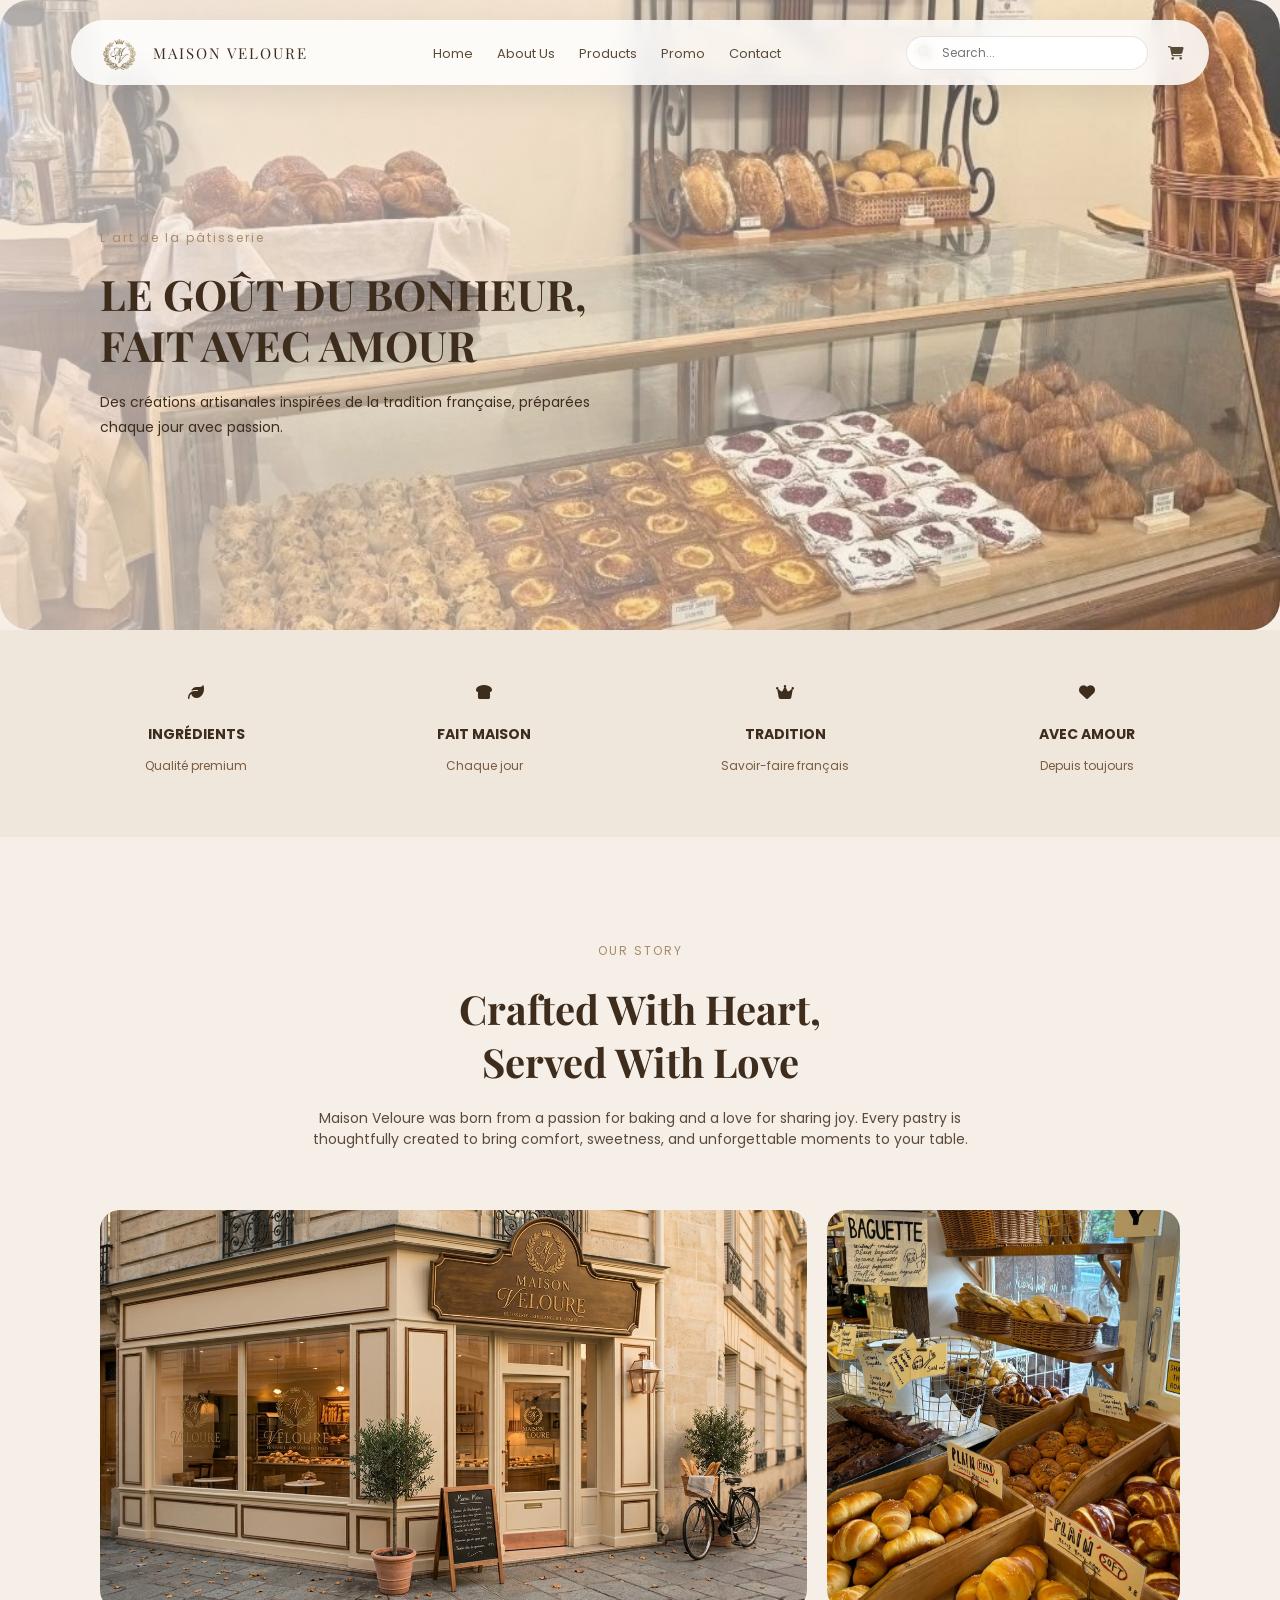
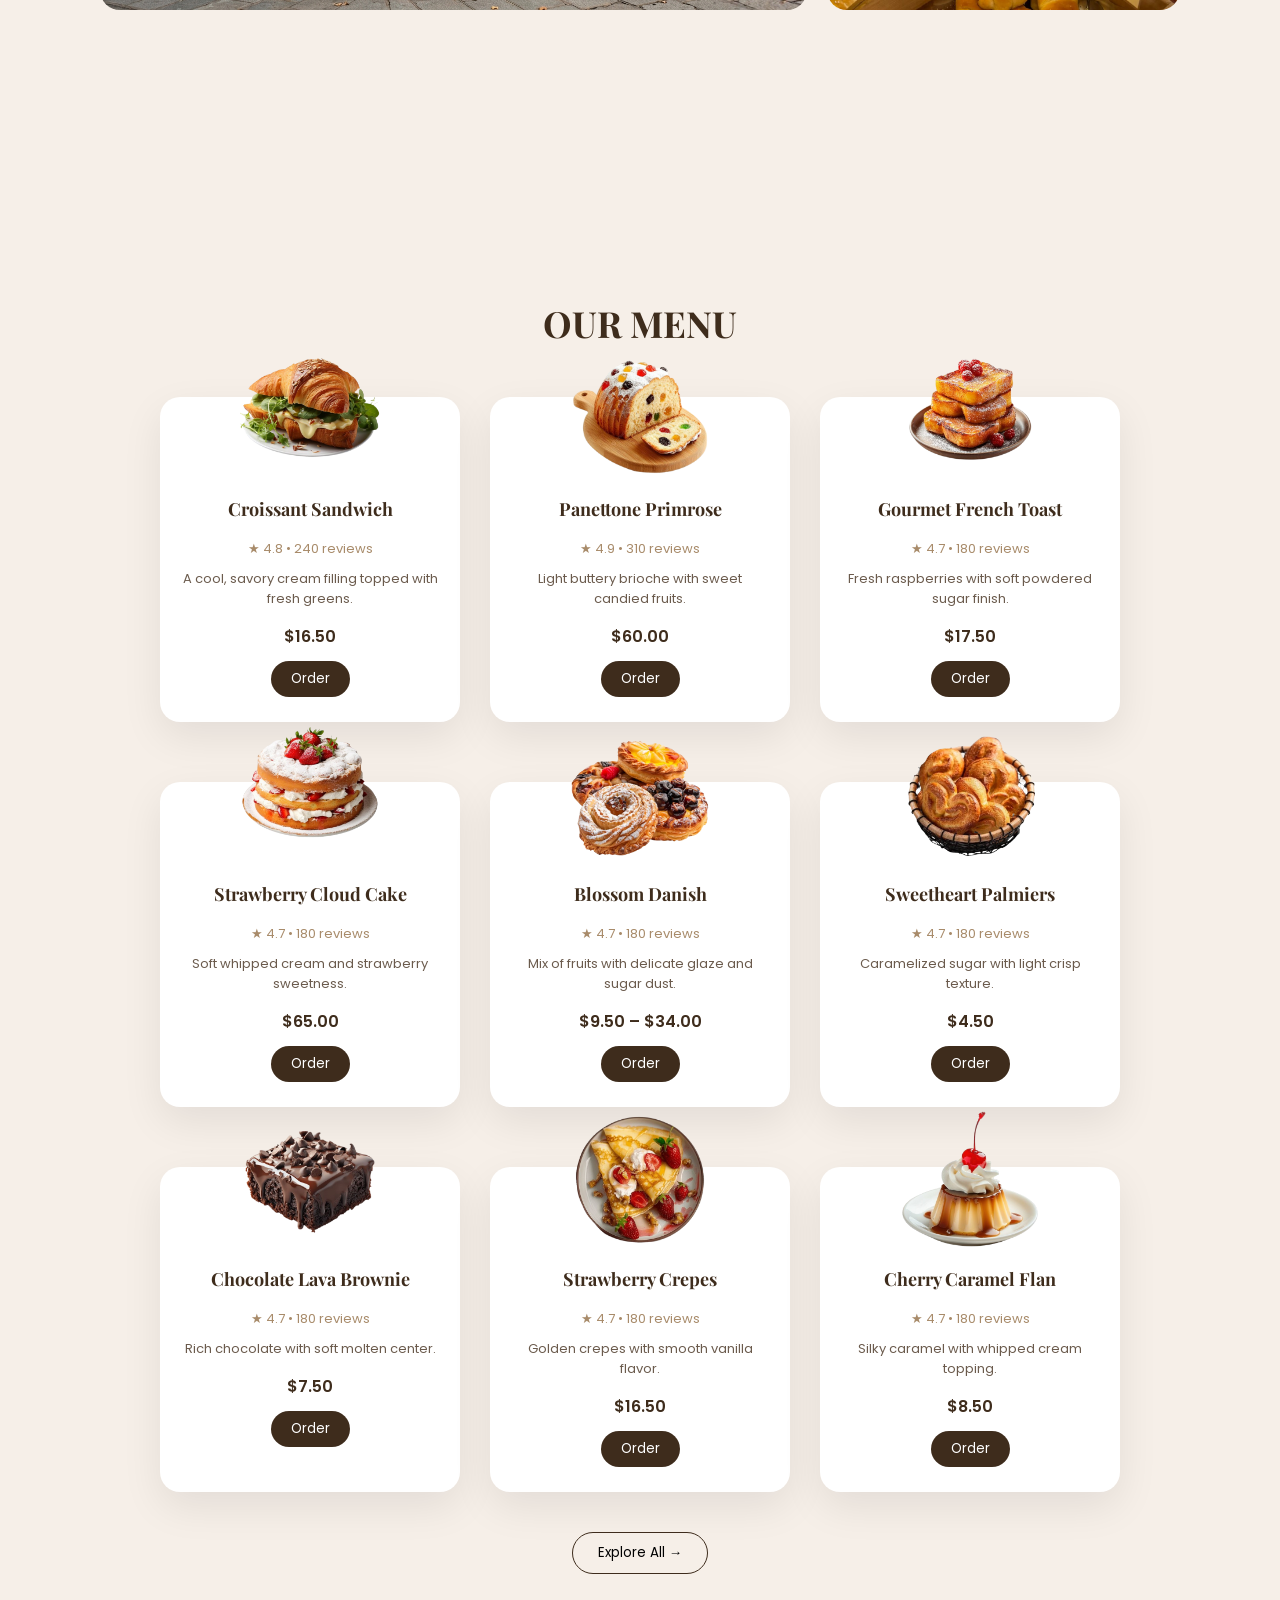
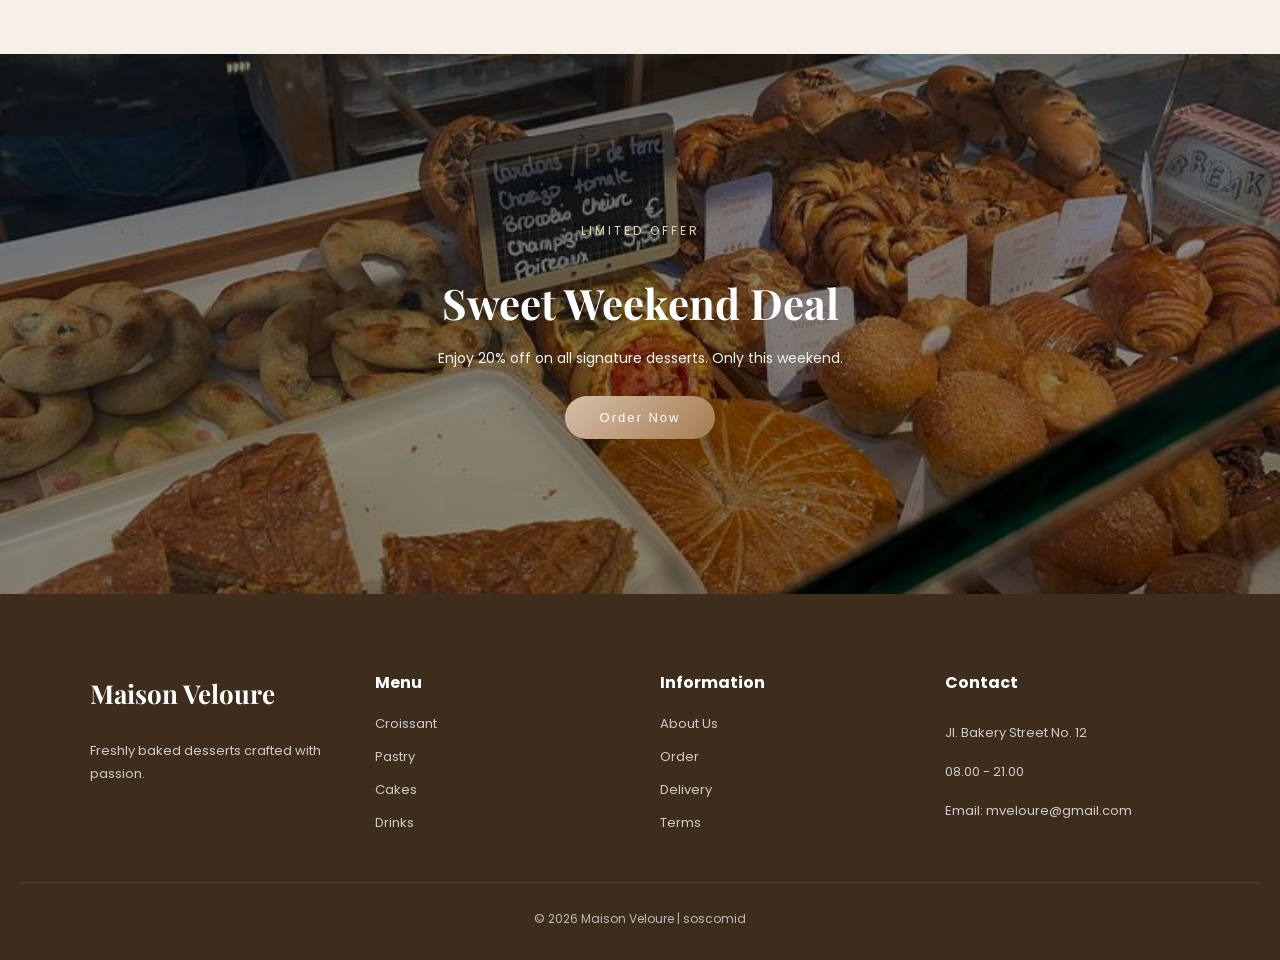
<file: index.html>
<!DOCTYPE html>
<html lang="en">
<head>
<meta charset="UTF-8">
<meta name="viewport" content="width=device-width, initial-scale=1.0">

<title>Maison Veloure</title>

<link href="https://fonts.googleapis.com/css2?family=Playfair+Display:wght@500;700&family=Poppins:wght@300;400&display=swap" rel="stylesheet">
<link rel="stylesheet" href="https://cdnjs.cloudflare.com/ajax/libs/font-awesome/6.5.0/css/all.min.css">

<link rel="stylesheet" href="css/style.css">
</head>

<body class="dashboard">

<!-- NAVBAR -->
<header class="navbar">
    <div class="logo">
        <img src="asset/logo-mv.png">
        <span>MAISON VELOURE</span>
    </div>

    <nav>
        <a href="#hero">Home</a>
        <a href="#about">About Us</a>
        <a href="#favorites">Products</a>
        <a href="#promo">Promo</a>
        <a href="#footer">Contact</a>
    </nav>

    <div class="nav-right">
        <div class="search-box">
            <i class="fas fa-search"></i>
            <input type="text" placeholder="Search...">
        </div>

        <div class="nav-icons">
            <i class="fas fa-cart-shopping"></i>
        </div>
    </div>
    <div class="menu-toggle">
        <i class="fas fa-bars"></i>
    </div>
</header>

<!-- HERO -->
<section class="hero reveal" id="hero">
    <div class="hero-text reveal delay-1">
        <span class="small">L’art de la pâtisserie</span>

        <h3>
            LE GOÛT DU BONHEUR,<br>
            FAIT AVEC AMOUR
        </h3>

        <p>
            Des créations artisanales inspirées de la tradition française,
            préparées chaque jour avec passion.
        </p>
    </div>
</section>

<!-- FEATURES -->
<section class="features">
    <div class="feature reveal delay-1">
        <i class="fas fa-leaf"></i>
        <h4>INGRÉDIENTS</h4>
        <p>Qualité premium</p>
    </div>

    <div class="feature reveal delay-2">
        <i class="fas fa-bread-slice"></i>
        <h4>FAIT MAISON</h4>
        <p>Chaque jour</p>
    </div>

    <div class="feature reveal delay-3">
        <i class="fas fa-crown"></i>
        <h4>TRADITION</h4>
        <p>Savoir-faire français</p>
    </div>

    <div class="feature reveal delay-4">
        <i class="fas fa-heart"></i>
        <h4>AVEC AMOUR</h4>
        <p>Depuis toujours</p>
    </div>
</section>

<!-- ABOUT -->
<section class="about reveal" id="about">

    <div class="about-header reveal delay-1">
        <span class="small">OUR STORY</span>

        <h2>
            Crafted With Heart,<br>
            Served With Love
        </h2>

        <p>
            Maison Veloure was born from a passion for baking and a love for sharing joy.
            Every pastry is thoughtfully created to bring comfort, sweetness,
            and unforgettable moments to your table.
        </p>
    </div>

    <div class="about-images reveal delay-2">
        <div class="img-box big">
            <img src="asset/why-bg.png">
        </div>

        <div class="img-box small">
            <img src="asset/why-bg1.jpg">
        </div>
    </div>

</section>

<!-- FAVORITES -->
<section class="favorites" id="favorites">

    <h2 class="fav-title reveal">OUR MENU</h2>

    <div class="fav-cards">
        
        <div class="fav-card reveal delay-1">
            <img src="asset/fav4.png" class="img1">
            <h3>Croissant Sandwich</h3>
            <div class="rating">★ 4.8 • 240 reviews</div>
            <p>A cool, savory cream filling topped with fresh greens.</p>
            <div class="price">$16.50</div>
            <button>Order</button>
        </div>

        <div class="fav-card reveal delay-2">
            <img src="asset/favv.png" class="img2">
            <h3>Panettone Primrose</h3>
            <div class="rating">★ 4.9 • 310 reviews</div>
            <p>Light buttery brioche with sweet candied fruits.</p>
            <div class="price">$60.00</div>
            <button>Order</button>
        </div>

        <div class="fav-card reveal delay-3">
            <img src="asset/fav2.png" class="img3">
            <h3>Gourmet French Toast</h3>
            <div class="rating">★ 4.7 • 180 reviews</div>
            <p>Fresh raspberries with soft powdered sugar finish.</p>
            <div class="price">$17.50</div>
            <button>Order</button>
        </div>

        <div class="fav-card reveal delay-1">
            <img src="asset/food1.png" class="img3">
            <h3>Strawberry Cloud Cake</h3>
            <div class="rating">★ 4.7 • 180 reviews</div>
            <p>Soft whipped cream and strawberry sweetness.</p>
            <div class="price">$65.00</div>
            <button>Order</button>
        </div>

        <div class="fav-card reveal delay-2">
            <img src="asset/food2.png" class="img3">
            <h3>Blossom Danish</h3>
            <div class="rating">★ 4.7 • 180 reviews</div>
            <p>Mix of fruits with delicate glaze and sugar dust.</p>
            <div class="price">$9.50 – $34.00</div>
            <button>Order</button>
        </div>

        <div class="fav-card reveal delay-3">
            <img src="asset/food3.png" class="img3">
            <h3>Sweetheart Palmiers</h3>
            <div class="rating">★ 4.7 • 180 reviews</div>
            <p>Caramelized sugar with light crisp texture.</p>
            <div class="price">$4.50</div>
            <button>Order</button>
        </div>

        <div class="fav-card reveal delay-1">
            <img src="asset/food4.png" class="img3">
            <h3>Chocolate Lava Brownie</h3>
            <div class="rating">★ 4.7 • 180 reviews</div>
            <p>Rich chocolate with soft molten center.</p>
            <div class="price">$7.50</div>
            <button>Order</button>
        </div>

        <div class="fav-card reveal delay-2">
            <img src="asset/food5.png" class="img3">
            <h3>Strawberry Crepes</h3>
            <div class="rating">★ 4.7 • 180 reviews</div>
            <p>Golden crepes with smooth vanilla flavor.</p>
            <div class="price">$16.50</div>
            <button>Order</button>
        </div>

        <div class="fav-card reveal delay-3">
            <img src="asset/food6.png" class="img3">
            <h3>Cherry Caramel Flan</h3>
            <div class="rating">★ 4.7 • 180 reviews</div>
            <p>Silky caramel with whipped cream topping.</p>
            <div class="price">$8.50</div>
            <button>Order</button>
        </div>

    </div>

    <div class="fav-more reveal delay-2">
        <button>Explore All →</button>
    </div>

</section>

<!-- PROMO -->
<section class="promo-section reveal" id="promo">
    <div class="promo-content reveal delay-1">
        <p class="promo-sub">LIMITED OFFER</p>
        <h2 class="promo-title">Sweet Weekend Deal</h2>
        <p class="promo-desc">
            Enjoy 20% off on all signature desserts. Only this weekend.
        </p>
        <button class="promo-btn">Order Now</button>
    </div>
</section>

<!-- FOOTER -->
<footer class="footer reveal" id="footer">

    <div class="footer-container">

        <div class="footer-col">
            <h2 class="footer-logo">Maison Veloure</h2>
            <p class="footer-desc">
                Freshly baked desserts crafted with passion.
            </p>
        </div>

        <div class="footer-col">
            <h3>Menu</h3>
            <ul>
                <li><a href="#">Croissant</a></li>
                <li><a href="#">Pastry</a></li>
                <li><a href="#">Cakes</a></li>
                <li><a href="#">Drinks</a></li>
            </ul>
        </div>

        <div class="footer-col">
            <h3>Information</h3>
            <ul>
                <li><a href="#">About Us</a></li>
                <li><a href="#">Order</a></li>
                <li><a href="#">Delivery</a></li>
                <li><a href="#">Terms</a></li>
            </ul>
        </div>

        <div class="footer-col">
            <h3>Contact</h3>
            <p>Jl. Bakery Street No. 12</p>
            <p>08.00 - 21.00</p>
            <p>Email: mveloure@gmail.com</p>
        </div>

    </div>

    <div class="footer-bottom">
        <p>© 2026 Maison Veloure | soscomid</p>
    </div>

</footer>

<script src="js/script.js"></script>

</body>
</html>
</file>
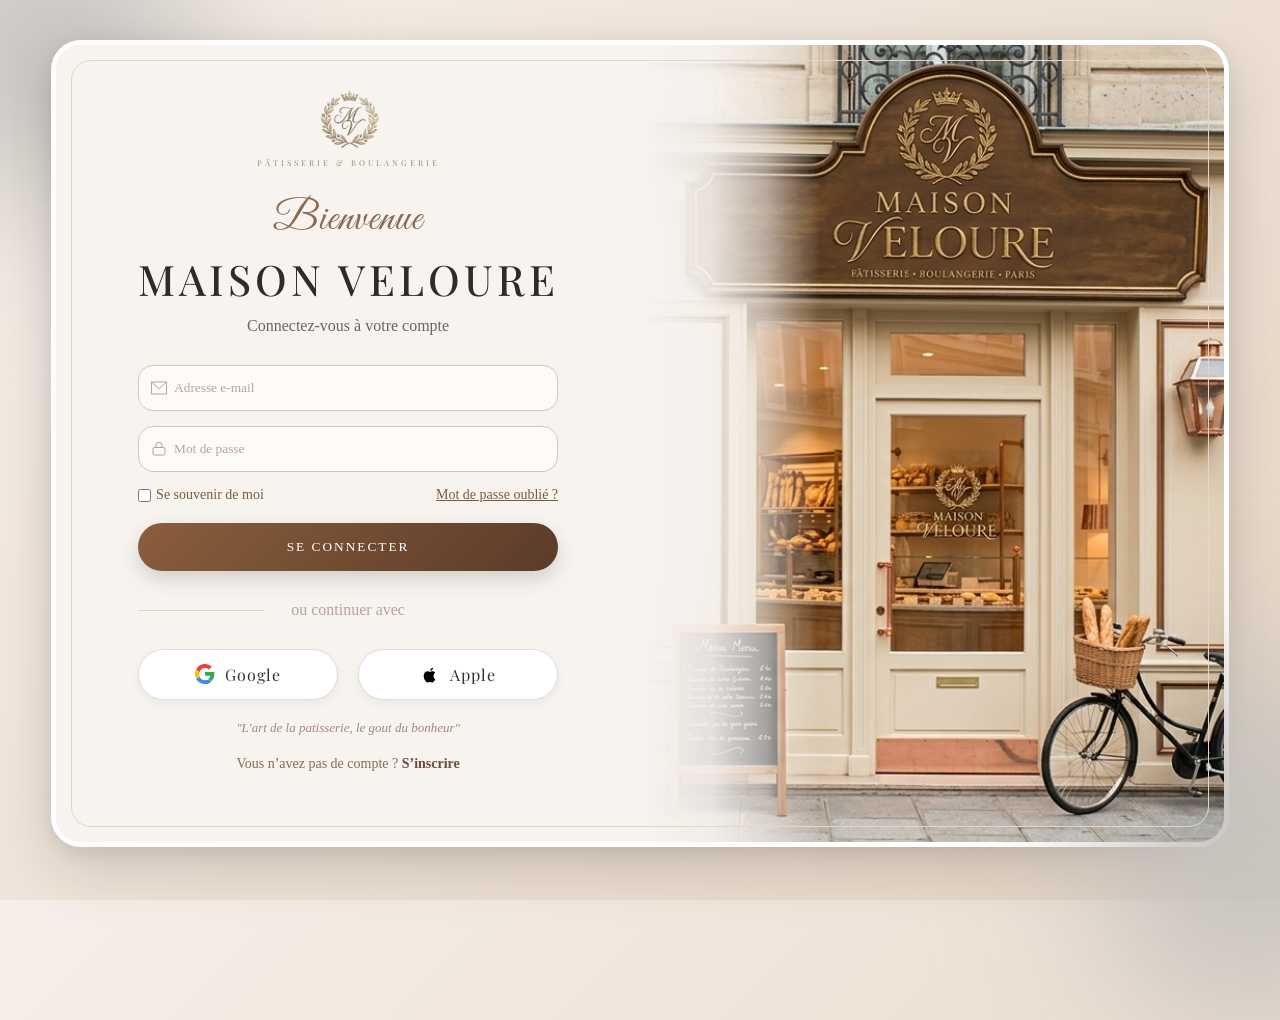
<file: login.html>
<!DOCTYPE html>
<html lang="fr">
    <head>
        <meta charset="UTF-8">
        <meta name="viewport" content="width=device-width, initial-scale=1.0">
        <link href="https://fonts.googleapis.com/icon?family=Material+Icons" rel="stylesheet">
        <link href="https://fonts.googleapis.com/css2?family=Playfair+Display:wght@400;700&family=Poppins:wght@300;400;500&family=Great+Vibes&display=swap" rel="stylesheet">
        <link rel="stylesheet" href="/css/style.css">
        <title>Login Page</title>
    </head>
    <body class="login-page">

        <div class="page-wrapper">

            <div class="main-content">

                <div class="left">

                    <div class="form-box">

                        <div class="logo-img">
                            <img src="/asset/logo-mv.png" alt="Logo Maison Veloure">
                            <span>Pâtisserie & Boulangerie</span>
                        </div>

                        <div class="logo">Bienvenue</div>

                        <h2 class="title">MAISON VELOURE</h2>
                        <div class="subtitle">Connectez-vous à votre compte</div>

                        <form id="loginForm">
                            <div class="input-group">
                                <svg class="icon" viewBox="0 0 24 24">
                                    <path d="M2 4h20v16H2z" fill="none" stroke="#888"/>
                                    <path d="M2 4l10 9 10-9" fill="none" stroke="#888"/>
                                </svg>
                                <input type="email" id="email" placeholder="Adresse e-mail" required>
                            </div>

                            <div class="input-group">
                                <svg class="icon" viewBox="0 0 24 24">
                                    <rect x="4" y="10" width="16" height="10" rx="2" stroke="#888" fill="none"/>
                                    <path d="M8 10V7a4 4 0 0 1 8 0v3" stroke="#888" fill="none"/>
                                </svg>
                                <input type="password" id="password" placeholder="Mot de passe" required>
                            </div>

                            <div class="row">
                                <label class="remember">
                                    <input type="checkbox" style="color: #7a5c3e;"> Se souvenir de moi
                                </label>
                                <a href="#" style="color: #7a5c3e;">Mot de passe oublié ?</a>
                            </div>

                            <button type="submit">SE CONNECTER</button>

                        </form>

                        <div class="divider">ou continuer avec</div>

                        <div class="social">
                            <button class="google-btn">
                                <!-- Google Icon -->
                                <svg viewBox="0 0 48 48">
                                    <path fill="#EA4335" d="M24 9.5c3.54 0 6.73 1.22 9.24 3.6l6.9-6.9C35.9 2.5 30.4 0 24 0 14.7 0 6.7 5.4 2.7 13.3l8.1 6.3C12.6 13.2 17.9 9.5 24 9.5z"/>
                                    <path fill="#34A853" d="M46.5 24c0-1.6-.14-3.1-.4-4.6H24v9h12.7c-.55 3-2.2 5.5-4.7 7.2l7.3 5.7C43.9 37.5 46.5 31.4 46.5 24z"/>
                                    <path fill="#FBBC05" d="M10.8 28.6c-1-3-1-6.2 0-9.2l-8.1-6.3C.9 16.5 0 20.1 0 24s.9 7.5 2.7 10.9l8.1-6.3z"/>
                                    <path fill="#4285F4" d="M24 48c6.4 0 11.8-2.1 15.7-5.7l-7.3-5.7c-2 1.4-4.6 2.2-8.4 2.2-6.1 0-11.4-3.7-13.2-9.1l-8.1 6.3C6.7 42.6 14.7 48 24 48z"/>
                                </svg>
                                Google
                            </button>

                            <button class="apple-btn">
                                <!-- Apple Icon -->
                                <svg viewBox="0 0 24 24" width="18">
                                    <path d="M16.4 13.6c0-2.1 1.7-3.1 1.8-3.2-1-1.5-2.5-1.7-3-1.7-1.3-.1-2.5.8-3.2.8s-1.8-.8-3-.8c-1.6 0-3 1-3.8 2.4-1.6 2.8-.4 6.9 1.1 9 .7 1 1.6 2.1 2.7 2.1 1.1 0 1.5-.7 2.8-.7s1.7.7 2.8.7c1.2 0 1.9-1 2.6-2 .8-1.1 1.1-2.2 1.1-2.2-.1 0-2.1-.8-2.1-3.4zM14.8 6.9c.6-.7 1-1.6.9-2.5-.9.1-1.9.6-2.5 1.3-.6.7-1.1 1.6-1 2.5.9.1 1.9-.5 2.6-1.3z"/>
                                </svg>
                                Apple
                            </button>
                            </div>

                            <p class="social-note">"L'art de la patisserie, le gout du bonheur"</p>
                            <p class="register-link">
                                Vous n’avez pas de compte ? 
                                <a href="register.html">S’inscrire</a>
                            </p>
                        </div>
                    </div>

                    <div class="right">
                        <img src="/asset/bg-login.png" alt="">
                    </div>

                </div>

            </div>

        </div>

        <script src="js/script.js" defer></script>
    </body>
</html>
</file>
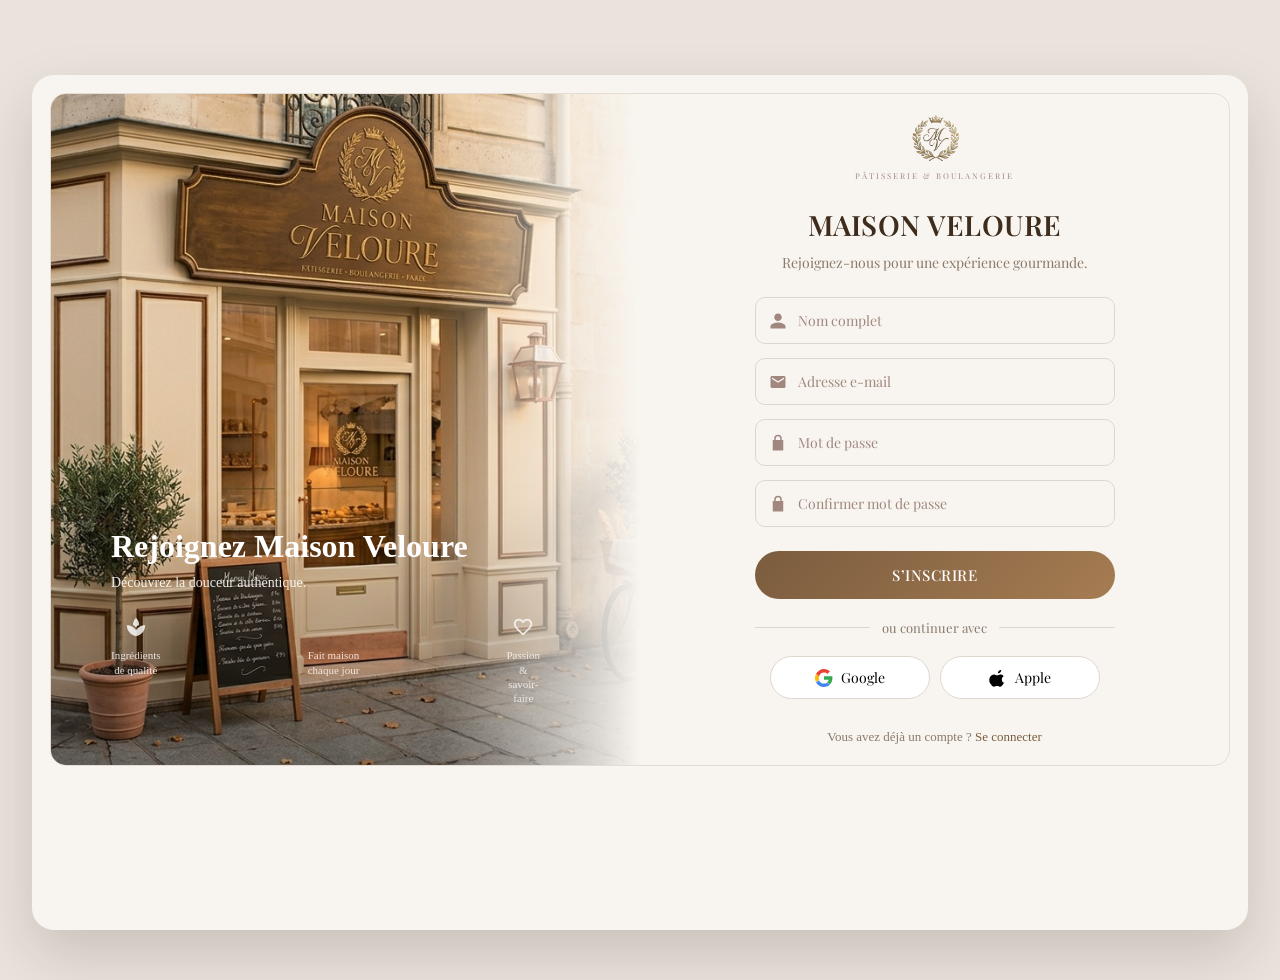
<file: register.html>
<!DOCTYPE html>
<html lang="fr">
    <head>
        <meta charset="UTF-8">
        <title>Register - Maison Veloure</title>
        <link href="https://fonts.googleapis.com/icon?family=Material+Icons" rel="stylesheet">
        <link href="https://fonts.googleapis.com/css2?family=Playfair+Display:wght@400;500;600;700&display=swap" rel="stylesheet">
        <link rel="stylesheet" href="/css/style.css">
    </head>
    <body class="register-page">

        <div class="page-wrapper">

            <div class="container">
                
                <!-- LEFT IMAGE -->
                <div class="left">
                    <div class="overlay">
                        <h1>Rejoignez Maison Veloure</h1>
                        <p>Découvrez la douceur authentique.</p>

                        <div class="features">
                            <div class="feature-item">
                                <span class="material-icons">spa</span>
                                <p>Ingrédients<br>de qualité</p>
                            </div>

                            <div class="feature-item">
                                <span class="material-icons">bakery_dining</span>
                                <p>Fait maison<br>chaque jour</p>
                            </div>

                            <div class="feature-item">
                                <span class="material-icons">favorite_border</span>
                                <p>Passion &<br>savoir-faire</p>
                            </div>
                        </div>

                    </div>
                </div>

                <!-- RIGHT FORM -->
                <div class="right">
                    <div class="form-box">

                        <div class="logo-img">
                            <img src="/asset/logo-mv.png" alt="Logo Maison Veloure">
                            <span>Pâtisserie & Boulangerie</span>
                        </div>
                        
                        <h2>Maison Veloure</h2>
                        <p class="subtitle">Rejoignez-nous pour une expérience gourmande.</p>

                        <form>
                                <div class="input-group">
                                    <svg viewBox="0 0 24 24">
                                        <path d="M12 12c2.7 0 5-2.3 5-5s-2.3-5-5-5-5 2.3-5 5 2.3 5 5 5zm0 2c-3.3 0-10 1.7-10 5v3h20v-3c0-3.3-6.7-5-10-5z"/>
                                    </svg>
                                    <input type="text" placeholder="Nom complet">
                                </div>

                                <div class="input-group">
                                    <svg viewBox="0 0 24 24">
                                        <path d="M20 4H4c-1.1 0-2 .9-2 2v12c0 1.1.9 2 2 2h16c1.1 0 2-.9 2-2V6c0-1.1-.9-2-2-2zm0 4-8 5-8-5V6l8 5 8-5v2z"/>
                                    </svg>
                                    <input type="email" placeholder="Adresse e-mail">
                                </div>

                                <div class="input-group">
                                    <svg viewBox="0 0 24 24">
                                        <path d="M17 8V6a5 5 0 0 0-10 0v2H5v14h14V8h-2zm-8 0V6a3 3 0 0 1 6 0v2H9z"/>
                                    </svg>
                                    <input type="password" placeholder="Mot de passe">
                                </div>

                                <div class="input-group">
                                    <svg viewBox="0 0 24 24">
                                        <path d="M17 8V6a5 5 0 0 0-10 0v2H5v14h14V8h-2zm-8 0V6a3 3 0 0 1 6 0v2H9z"/>
                                    </svg>
                                    <input type="password" placeholder="Confirmer mot de passe">
                                </div>

                            <a href="login.html" class="btn">S’INSCRIRE</a>
                        </form>

                        <div class="divider">
                            <span>ou continuer avec</span>
                        </div>

                        <div class="social">
        
                            <button class="social-btn google">
                                <svg viewBox="0 0 48 48">
                                    <path fill="#EA4335" d="M24 9.5c3.54 0 6.73 1.22 9.24 3.6l6.9-6.9C35.9 2.5 30.4 0 24 0 14.7 0 6.7 5.4 2.7 13.3l8.1 6.3C12.6 13.2 17.9 9.5 24 9.5z"/>
                                    <path fill="#34A853" d="M46.5 24c0-1.6-.14-3.1-.4-4.6H24v9h12.7c-.55 3-2.2 5.5-4.7 7.2l7.3 5.7C43.9 37.5 46.5 31.4 46.5 24z"/>
                                    <path fill="#FBBC05" d="M10.8 28.6c-1-3-1-6.2 0-9.2l-8.1-6.3C.9 16.5 0 20.1 0 24s.9 7.5 2.7 10.9l8.1-6.3z"/>
                                    <path fill="#4285F4" d="M24 48c6.4 0 11.8-2.1 15.7-5.7l-7.3-5.7c-2 1.4-4.6 2.2-8.4 2.2-6.1 0-11.4-3.7-13.2-9.1l-8.1 6.3C6.7 42.6 14.7 48 24 48z"/>
                                </svg>
                                Google
                            </button>

                            <button class="social-btn apple">
                                <svg viewBox="0 0 24 24">
                                    <path d="M16.365 1.43c0 1.14-.463 2.18-1.214 2.93-.82.82-2.16 1.45-3.29 1.35-.15-1.08.41-2.24 1.15-3 .82-.82 2.27-1.42 3.35-1.28.01.16.01.32.01.48zM20.5 17.1c-.56 1.3-.82 1.88-1.53 3.02-.99 1.59-2.39 3.57-4.13 3.59-1.55.02-1.95-1-4.05-.99-2.1.01-2.54 1-4.09.98-1.74-.02-3.07-1.81-4.06-3.4C.4 18.1-.47 13.9 1.27 10.9c1.24-2.13 3.46-3.48 5.55-3.5 1.64-.02 3.18 1.1 4.05 1.1.87 0 2.63-1.36 4.44-1.16.76.03 2.9.31 4.27 2.3-.11.07-2.55 1.49-2.52 4.45.03 3.54 3.1 4.72 3.14 4.74z"/>
                                </svg>
                                Apple
                            </button>

                        </div>

                        <p class="login-link">
                            Vous avez déjà un compte ? <a href="login.html">Se connecter</a>
                        </p>

                    </div>
                </div>

            </div>
        </div>
    </body>
</html>
</file>
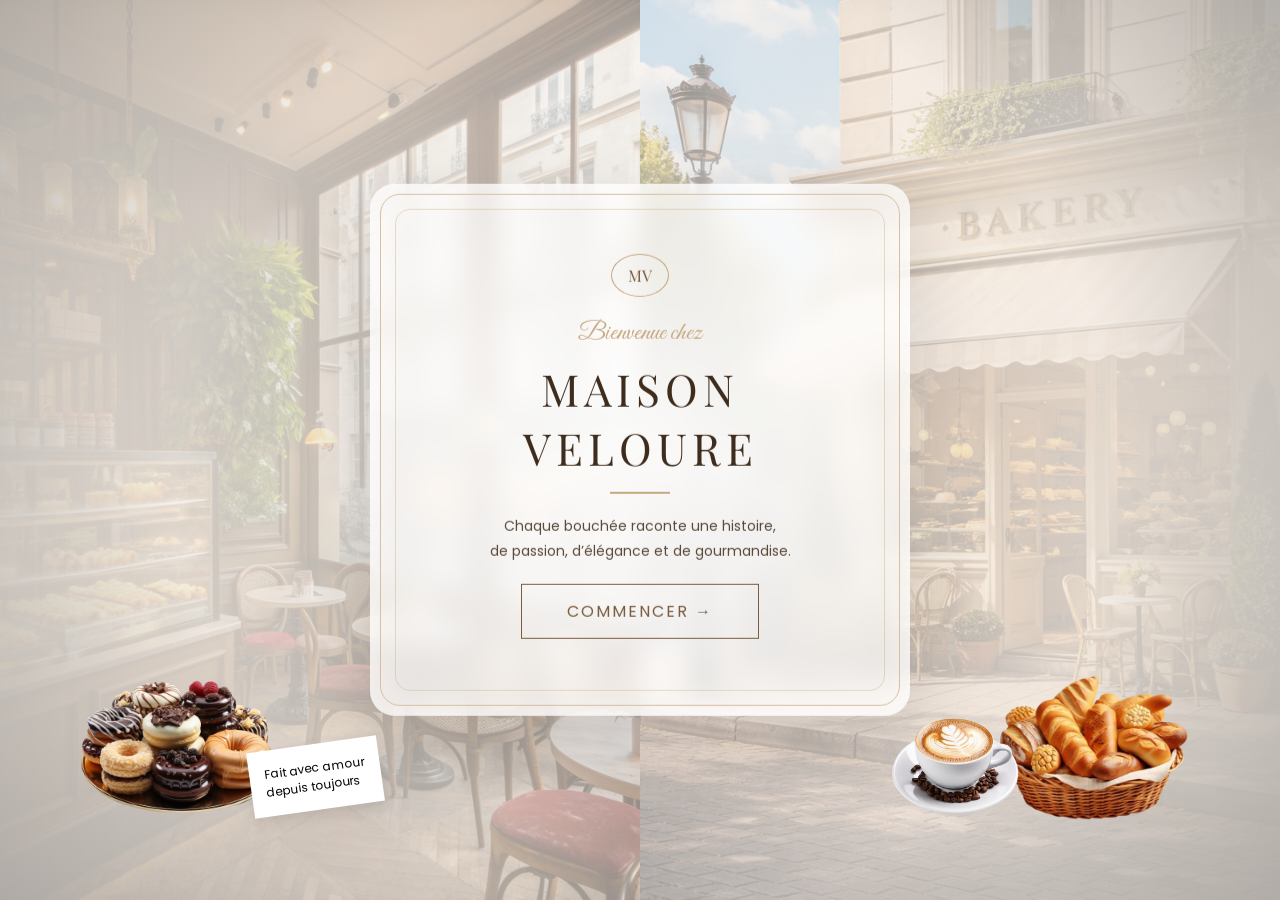
<file: welcome.html>
<!DOCTYPE html>
<html lang="en">
<head>
<meta charset="UTF-8">
<meta name="viewport" content="width=device-width, initial-scale=1.0">
<title>Welcome Page</title>

<link href="https://fonts.googleapis.com/css2?family=Playfair+Display:wght@500;700&family=Poppins:wght@300;400&family=Great+Vibes&display=swap" rel="stylesheet">

<link rel="stylesheet" href="css/style.css">
</head>

<body class="welcome">

<!-- BACKGROUND -->
<div class="bg">
    <div class="bg-left"></div>
    <div class="bg-right"></div>
</div>

<!-- GLOW -->
<div class="center-glow"></div>

<!-- FOREGROUND -->
<img class="croissant" src="asset/bread1-wel.png">
<img class="coffee" src="asset/coffe-wel.png">
<img class="dessert" src="asset/bread2-wel.png">

<div class="note">Fait avec amour<br>depuis toujours</div>

<!-- CONTENT -->
<div class="frame">
    <div class="logo">MV</div>
    <div class="subtitle">Bienvenue chez</div>
    <div class="title">MAISON VELOURE</div>
    <div class="line"></div>

    <div class="desc">
        Chaque bouchée raconte une histoire,<br>
        de passion, d’élégance et de gourmandise.
    </div>

    <a href="register.html" class="btn">
        <span>COMMENCER →</span>
    </a>
</div>

<!-- VIGNETTE -->
<div class="vignette"></div>

<script>
window.onload = function(){
    document.querySelectorAll(".frame, .croissant, .coffee, .dessert, .note")
    .forEach(el => el.classList.add("show"));
};

document.addEventListener("mousemove", (e) => {
    let x = (window.innerWidth / 2 - e.clientX) / 40;
    let y = (window.innerHeight / 2 - e.clientY) / 40;

    document.querySelector(".croissant").style.transform =
        `translate(${x}px, ${y}px)`;

    document.querySelector(".coffee").style.transform =
        `translate(${x * -0.5}px, ${y * -0.5}px)`;

    document.querySelector(".dessert").style.transform =
        `translate(${x * 0.8}px, ${y * 0.8}px)`;
}); 
</script>

</body>
</html>
</file>
<file: css/style.css>
/* WELCOME SECTION */

body.welcome{
    margin:0;
    padding:0;
    box-sizing:border-box;
    font-family:'Poppins',sans-serif;
    background:#f3ede6;
    overflow:hidden;
}

.welcome .bg{
    position:absolute;
    inset:0;
    display:flex;
    z-index:0;
}

.welcome .bg-left{
    flex:1;
    background:
    linear-gradient(to right, rgba(243,237,230,0.95), rgba(243,237,230,0.6)),
    url('../asset/bg2-wel.jpg');
    background-size:cover;
    background-position:center;
}

.welcome .bg-right{
    flex:1;
    background:
    linear-gradient(to left, rgba(243,237,230,0.95), rgba(243,237,230,0.6)),
    url('../asset/bg1-wel.jpg');
    background-size:cover;
    background-position:center;
}

.welcome .center-glow{
    position:absolute;
    top:50%;
    left:50%;
    transform:translate(-50%,-50%);
    width:650px;
    height:650px;
    background:radial-gradient(circle, rgba(255,255,255,0.9), transparent 70%);
    filter:blur(40px);
    z-index:1;
}

.welcome .frame{
    position:absolute;
    top:50%;
    left:50%;
    transform:translate(-50%,-50%);
    width:420px;
    padding:70px 60px;
    text-align:center;
    z-index:2;
    background:rgba(255,255,255,0.65);
    backdrop-filter:blur(12px);
    border-radius:25px;
    box-shadow:
        0 25px 80px rgba(0,0,0,0.15),
        inset 0 0 30px rgba(255,255,255,0.5);
    opacity:0;
    transition:opacity 0.8s ease;
}

.welcome .frame::before{
    content:"";
    position:absolute;
    inset:10px;
    border:1px solid #d6bfa3;
    border-radius:20px;
}

.welcome .frame::after{
    content:"";
    position:absolute;
    inset:25px;
    border:1px solid rgba(200,170,130,0.4);
    border-radius:15px;
}

.welcome .logo{
    border:1px solid #c5a880;
    display:inline-block;
    padding:10px 16px;
    border-radius:50%;
    color:#7a5c3e;
    margin-bottom:20px;
    font-family:'Playfair Display';
}

.welcome .subtitle{
    font-family:'Great Vibes';
    font-size:26px;
    color:#c5a880;
}

.welcome .title{
    font-family:'Playfair Display';
    font-size:44px;
    letter-spacing:5px;
    margin:10px 0;
    color:#3e2c1c;
}

.welcome .line{
    width:60px;
    height:2px;
    background:#c5a880;
    margin:15px auto;
}

.welcome .desc{
    font-size:14px;
    color:#5a4a3a;
    line-height:1.8;
    margin:20px 0;
}

.welcome .btn{
    position:relative;
    display:inline-block; 
    padding:14px 45px;
    border:1px solid #7a5c3e;
    background:transparent;
    color:#7a5c3e;
    letter-spacing:2px;
    cursor:pointer;
    overflow:hidden;
    transition:0.4s;
    text-decoration:none;
}

.welcome .btn::before{
    content:"";
    position:absolute;
    inset:0;
    background:#7a5c3e;
    transform:scaleX(0);
    transform-origin:left;
    transition:0.4s;
    z-index:0; 
}

.welcome .btn span{
    position:relative;
    z-index:1;
}

.welcome .btn:hover::before{
    transform:scaleX(1);
}

.welcome .btn:hover{
    color:white;
}

.welcome .croissant,
.welcome .coffee,
.welcome .dessert,
.welcome .note{
    opacity:0;
    z-index:5;
}

.welcome .croissant{
    position:absolute;
    bottom:40px;
    right:80px;
    width:220px;
    animation: floatSlow 6s ease-in-out infinite;
    transition:opacity 0.8s ease 0.4s;
}

.welcome .coffee{
    position:absolute;
    bottom:60px;
    right:250px;
    width:150px;
    animation: floatReverse 7s ease-in-out infinite;
    transition:opacity 0.8s ease 0.6s;
}

.welcome .dessert{
    position:absolute;
    bottom:50px;
    left:80px;
    width:200px;
    animation: floatSlow 8s ease-in-out infinite;
    transition:opacity 0.8s ease 0.8s;
}

.welcome .note{
    position:absolute;
    bottom:90px;
    left:250px;
    background:white;
    padding:15px;
    font-size:12px;
    transform:rotate(-8deg);
    box-shadow:0 5px 15px rgba(0,0,0,0.1);
    animation: tiltNote 5s ease-in-out infinite;
    transition:opacity 0.8s ease 1s;
}

@keyframes floatSlow {
    0% { transform: translateY(0px); }
    50% { transform: translateY(-15px); }
    100% { transform: translateY(0px); }
}

@keyframes floatReverse {
    0% { transform: translateY(0px); }
    50% { transform: translateY(10px); }
    100% { transform: translateY(0px); }
}

@keyframes tiltNote {
    0% { transform: rotate(-8deg); }
    50% { transform: rotate(-5deg); }
    100% { transform: rotate(-8deg); }
}

.show{
    opacity:1 !important;
}

.welcome .vignette{
    position:absolute;
    inset:0;
    background:radial-gradient(circle, transparent 60%, rgba(0,0,0,0.25));
    pointer-events:none;
    z-index:1;
}




/* REGISTER PAGE */

.register-page * {
    margin: 0;
    padding: 0;
    box-sizing: border-box;
}

/* BODY */
.register-page body {
    overflow-x: hidden;
}

.register-page {
    font-family: "Georgia", serif;
    background: #eae3db;
    display: flex;
    justify-content: center;
    align-items: center;
    min-height: 100vh;
    padding: 40px 0;
}


.register-page .page-wrapper {
    margin-top: 25px;
    width: 95%;
    max-width: 1250px;
    min-height: 95vh;
    background: #f8f5f0;
    border-radius: 22px;
    padding: 18px;
    box-shadow: 0 25px 60px rgba(0,0,0,0.15);
    
    height: auto;
    backdrop-filter: blur(6px);
}


.register-page .container {
    display: flex;
    border-radius: 16px;
    overflow: hidden;
    border: 1px solid #e4ddd4;
    background: #f8f5f0;

    min-height: 600px;
    height: auto;
}


.register-page .left {
    width: 50%;
    background: url('/asset/bg1-login.png') 70% center/cover no-repeat;
    position: relative;
}


.register-page .left::before {
    content: "";
    position: absolute;
    bottom: 0;
    left: 0;
    width: 100%;
    height: 40%;
    background: linear-gradient(to top, rgba(0,0,0,0.35), transparent);
}

.register-page .left::after {
    content: "";
    position: absolute;
    top: 0;
    right: 0;
    width: 35%;
    height: 100%;
    background: linear-gradient(to right, rgba(248,245,240,0) 0%, #f8f5f0 100%);
}


.register-page .overlay {
    position: absolute;
    bottom: 60px;
    left: 60px;
    color: #fff;
    max-width: 360px;

    opacity: 0;
    animation: fadeUp 1s ease forwards;
    animation-delay: 0.3s;
}

.register-page .overlay h1 {
    font-size: 32px;
    font-family: serif;
    line-height: 1.2;
}

.register-page .overlay p {
    margin-top: 10px;
    font-size: 14px;
    opacity: 0.9;
}

.register-page .features {
    display: flex;
    gap: 30px;
    margin-top: 25px;
}

.register-page .feature-item {
    text-align: center;
    color: white;
    opacity: 0.9;
}

.register-page .feature-item .material-icons {
    font-size: 22px;
    display: block;
    margin-bottom: 6px;
    opacity: 0.9;
}

.register-page .feature-item p {
    font-size: 11px;
    line-height: 1.3;
}

.register-page .right {
    width: 50%;
    display: flex;
    justify-content: center;
    align-items: center;
}

.register-page .left,
.register-page .right {
    width: 50%;
}

.register-page .form-box {
    width: 360px;
    animation: fadeUp 0.8s ease forwards;
}

.register-page .form-box h2 {
    font-family: 'Playfair Display', serif;
    font-size: 42px;
    font-weight: 480;
    letter-spacing: 4px;
    text-transform: uppercase;
    color: #2c2c2c;
}

.register-page .logo-img {
    text-align: center;
    margin-top: 0px;
    margin-bottom: 25px;
}

.register-page .logo-img img {
    width: 65px;
    object-fit: contain;
    display: block;
    margin: 0 auto;
}


.register-page .logo-img span {
    display: block;
    margin-top: 8px;
    font-size: 8px;
    color: #a1887f;
    letter-spacing: 2px;
    font-family: 'Playfair Display', serif;
    text-transform: uppercase;
}

.register-page .form-box h2 {
    font-family: 'Playfair Display', serif;
    font-size: 32px;
    font-weight: 600;
    letter-spacing: 0.5px;
    text-align: center;
    font-size: 28px;
    color: #3e2c1c;
    opacity: 0;
    animation: fadeUp 0.8s ease forwards;
    animation-delay: 0.2s;
}

.register-page .subtitle {
    font-family: 'Playfair Display', serif;
    margin: 10px 0 25px;
    text-align: center;
    color: #8a7a6a;
    font-size: 14px;
    opacity: 0;
    animation: fadeUp 0.8s ease forwards;
    animation-delay: 0.4s;
}

.register-page .input-group {
    margin-bottom: 14px;
    position: relative;
}

.register-page .input-group input {
    font-family: 'Playfair Display', serif;
    width: 100%;
    padding: 13px 14px;
    padding-left: 42px;
    border: 1px solid #ddd6ce;
    border-radius: 10px;
    background: transparent;
    font-size: 14px;
    transition: 0.3s;
}

.register-page .input-group input:hover {
    border-color: #c8b6a6;
}

.register-page .input-group svg {
    position: absolute;
    left: 14px;
    top: 50%;
    transform: translateY(-50%);
    width: 18px;
    height: 18px;
    fill: #a1887f;
    pointer-events: none;
}


.register-page .input-group input:focus {
    outline: none;
    border-color: #7a5c3e;
    box-shadow: 0 0 0 2px rgba(122,92,62,0.1);
}

.register-page .input-group input:focus ~ svg {
    fill: #7a5c3e;
}

.register-page .input-group input::placeholder {
    font-family: 'Playfair Display', serif;
    color: #a1887f;
}

.register-page .btn {
    font-family: 'Playfair Display', serif;
    width: 100%;
    padding: 14px;
    border-radius: 30px;
    border: none;
    background: linear-gradient(135deg, #7a5c3e, #a67c52);
    color: white;
    font-size: 15px;
    cursor: pointer;
    margin-top: 10px;
    letter-spacing: 0.5px;
    font-weight: 500;
    position: relative;
    transition: all 0.3s ease;
    display: inline-block;
    text-align: center;
    text-decoration: none;

    animation: fadeUp 0.6s ease forwards;
    animation-delay: 0.9s;
}

.register-page .btn::after {
    content: "";
    position: absolute;
    right: 20px;
    opacity: 0;
    transition: 0.3s;
}

.register-page .btn:hover::after {
    opacity: 1;
    right: 16px;
}

.register-page .btn:hover {
    transform: translateY(-1px);
    box-shadow: 0 6px 15px rgba(122,92,62,0.25);
}

.register-page .divider {
    display: flex;
    align-items: center;
    text-align: center;
    margin: 20px 0;
    color: #8a7a6a;
    font-size: 13px;
}

.register-page .divider::before,
.register-page .divider::after {
    content: "";
    flex: 1;
    height: 1px;
    background: #ddd6ce;
}

.register-page .divider span {
    background: #f8f5f0;
    padding: 0 12px;
    white-space: nowrap;
    font-family: 'Playfair Display', serif;
    font-size: 13px;
    color: #8a7a6a;
}

.register-page .social {
    display: flex;
    justify-content: center;
    gap: 10px;
}

.register-page .social-btn {
    font-family: "Playfair Display", serif;
    display: flex;
    align-items: center;
    justify-content: center;
    width: 160px;
    gap: 8px;
    padding: 11px;
    border-radius: 25px;
    border: 1px solid #ddd6ce;
    background: white;
    font-size: 14px;
    cursor: pointer;
    transition: 0.3s;
}

.register-page .social-btn svg {
    width: 18px;
    height: 18px;
}

.register-page .social-btn.apple svg {
    fill: black;
}

.register-page .social-btn:hover {
    background: #f3eee8;
}

.register-page .divider,
.register-page .social,
.register-page .login-link {
    opacity: 0;
    animation: fadeUp 0.6s ease forwards;
    animation-delay: 1s;
}

.register-page .login-link {
    margin-top: 30px;
    margin-bottom: 20px;
    font-size: 13px;
    text-align: center;
    color: #8a7a6a;
}

.register-page .login-link a {
    color: #7a5c3e;
    text-decoration: none;
    font-weight: 500;
}

.register-page .login-link a:hover {
    text-decoration: underline;
}


@keyframes fadeUp {
    from {
        opacity: 0;
        transform: translateY(20px);
    }
    to {
        opacity: 1;
        transform: translateY(0);
    }
}

@media (min-width: 1400px) {
    .register-page .form-box {
        width: 400px;
    }
}

@media (max-width: 1024px) {
    .register-page .form-box {
        width: 90%;
        max-width: 400px;
    }

    .register-page .overlay {
        left: 30px;
        bottom: 40px;
    }

    .register-page .overlay h1 {
        font-size: 26px;
    }
}

@media (max-width: 768px) {

    .register-page {
        padding: 20px 10px;
    }

    .register-page .page-wrapper {
        padding: 10px;
        border-radius: 16px;
    }

    .register-page .container {
        flex-direction: column;
        min-height: unset;
    }

    .register-page .left {
        width: 100%;
        height: 220px;
        background-position: center;
    }

    .register-page .overlay {
        bottom: 15px;
        left: 15px;
    }

    .register-page .overlay h1 {
        font-size: 20px;
    }

    .register-page .overlay p {
        font-size: 12px;
    }

    .register-page .features {
        gap: 15px;
        margin-top: 15px;
    }

    .register-page .feature-item p {
        font-size: 10px;
    }

    .register-page .right {
        width: 100%;
        padding: 20px 10px;
    }

    .register-page .form-box {
        width: 100%;
    }

    .register-page .form-box h2 {
        font-size: 22px;
    }

    .register-page .subtitle {
        font-size: 13px;
    }

    .register-page .social {
        flex-direction: column;
    }

    .register-page .social-btn {
        width: 100%;
    }
}

@media (max-width: 480px) {

    .register-page .overlay h1 {
        font-size: 18px;
    }

    .register-page .overlay p {
        font-size: 11px;
    }

    .register-page .btn {
        font-size: 14px;
        padding: 12px;
    }

    .register-page .input-group input {
        padding: 11px 12px 11px 38px;
        font-size: 13px;
    }
}



/* LOGIN PAGE */

.login-page html, body {
    margin: 0;
    padding: 0;
}

.login-page body {
    overflow-x: hidden;
}

.login-page * {
    margin: 0;
    padding: 0;
    box-sizing: border-box;
    font-family: "Georgia", serif;
}

.login-page {
    display: flex;
    flex-direction: column;
    min-height: 100vh;

    background: linear-gradient(135deg, #f6efe9, #e6d5c3);
}

.login-page::before {
    content: "";
    position: absolute;

    width: 300px;
    height: 300px;

    background: #c5c2be;
    border-radius: 50%;

    top: -100px;
    left: -100px;

    filter: blur(80px);
}

.login-page::after {
    content: "";
    position: absolute;

    width: 300px;
    height: 350px;

    background: #c5c2be;
    border-radius: 50%;

    bottom: -120px;
    right: -120px;

    filter: blur(80px);
}


.login-page .page-wrapper {
    width: 92%;
    max-width: 1250px;
    margin: 40px auto;

    border: 5px solid #ffffff;

    border-radius: 30px;
    overflow: hidden;

    background: #f7f3ef;
    box-shadow: 
        0 20px 60px rgba(0,0,0,0.15),
        0 5px 20px rgba(0,0,0,0.08),
        inset 0 0 0 2px #e8ded2,
        inset 0 0 0 6px #f3ede7;
    position: relative;
}

.login-page .page-wrapper::before {
    content: "";
    position: absolute;
    inset: 15px;
    border: 1px solid #e2d6c8;
    border-radius: 20px;
    pointer-events: none;
    z-index: 999;
}

.login-page .main-content {
    display: grid;
    grid-template-columns: 1fr 1fr;
    width: 100%;
    min-height: 500px;
    animation: fadeSlide 0.8s ease;
}

.login-page .left {
    flex: 1;
    background: #f7f3ef;
    display: flex;
    flex-direction: column;
    justify-content: flex-start;
    padding: 60px 40px; 
    align-items: center; 

    animation: slideLeft 0.8s ease;
}


.login-page .form-box {
    width: 100%;
    max-width: 420px;   
    margin: -40px auto 0;
}


.login-page .logo-img {
    text-align: center;
    margin-bottom: 25px;
}


.login-page .logo-img img {
    width: 80px;
    display: block;
    margin: 0 auto 8px;
    opacity: 0.85;
}

.login-page .logo-img span {
    display: block;
    font-size: 8px;
    letter-spacing: 3px;
    text-transform: uppercase;
    color: #8b6a4e;
    font-family: 'Playfair Display', serif;
    opacity: 0.8;
}

.login-page .logo {
    font-family: 'Great Vibes', cursive;
    font-size: 42px;
    letter-spacing: 1px;
    margin-bottom: 5px;
    color: #8b6a4e;
    text-align: center;

}


.login-page .title {
    font-family: 'Playfair Display', serif;
    font-size: 42px;
    font-weight: 470;
    letter-spacing: 4px;
    text-transform: uppercase;
    color: #2c2c2c;
    margin-bottom: 10px;
    text-align: center;
    white-space: nowrap;
}

.login-page .subtitle {
    margin-bottom: 30px;
    color: #666;
    text-align: center;
}


.login-page .input-group {
    position: relative;
    margin-bottom: 15px;
    color: #2c2c2c;
}

.login-page .input-group svg {
    position: absolute;
    top: 50%;
    left: 12px;
    transform: translateY(-50%);
    width: 18px;
    height: 18px;
}

.login-page .input-group svg path {
    stroke: #a1887f;
}

.login-page .input-group input {
    padding-left: 35px;
}

.login-page input {
    width: 100%;
    padding: 14px 14px 14px 40px;
    border: 1px solid #d6c5b8;
    border-radius: 15px;
    background: #fdfaf8;
    color: #3e2b23;
    outline: none;
    transition: all 0.3s ease;
}

.login-page input:focus {
    border-color: #6b4c3b;
    box-shadow: 0 0 0 3px rgba(107, 76, 59, 0.15);
    background: #fff;
}

.login-page input::placeholder {
    color: #b8a39a;
}


.login-page .row {
    display: flex;
    justify-content: space-between;
    font-size: 14px;
    margin-bottom: 20px;
}

.login-page .remember {
    display: flex;
    align-items: center;
    gap: 5px;
    cursor: pointer;
    white-space: nowrap;
    color: #7a5c3e;
}

.login-page .remember input {
    margin: 0;
}


.login-page form button {
    width: 100%;
    padding: 16px;
    background: linear-gradient(135deg, #8b5e3c, #5a3b2a);
    letter-spacing: 3px;
    color: white;
    border: none;
    border-radius: 30px;
    font-weight: 500;
    letter-spacing: 2px;
    cursor: pointer;
    box-shadow: 0 8px 20px rgba(0,0,0,0.15);
    transition: all 0.3s ease;
}

.login-page form button:hover {
    transform: translateY(-2px);
    box-shadow: 0 12px 25px rgba(0,0,0,0.2);
}

.login-page .register-link {
    margin: 20px 0 10px;
    text-align: center;
    font-size: 14px;
    color: #8b6a4e;
}

.login-page .register-link a {
    color: #6b4c3b;
    font-weight: 600;
    text-decoration: none;
}

.login-page .register-link a:hover {
    text-decoration: underline;
}


.login-page .divider {
    text-align: center;
    margin: 30px 0;
    color: #b8a39a;
    position: relative;
}

.login-page .divider::before,
.login-page .divider::after {
    content: "";
    position: absolute;
    top: 50%;
    width: 30%;
    height: 1px;
    background: #e0d4c7;
    left: 0;
    right: 0;
}


.login-page .social {
    display: flex;
    gap: 20px;
}

.login-page .social button {
    flex: 1;
    display: inline-flex;
    align-items: center;
    justify-content: center;
    gap: 10px;
    padding: 14px;
    border-radius: 30px;
    border: 1px solid #ddd;
    background: #fff;
    color: #333;
    font-size: 16px;
    font-family: "Playfair Display", serif;
    letter-spacing: 1px;
    cursor: pointer;
    box-shadow: 0 4px 10px rgba(0,0,0,0.05);
    transition: all 0.3s ease;
}

.login-page .social button:hover {
    transform: translateY(-2px);
    box-shadow: 0 8px 18px rgba(0,0,0,0.1);
}

.login-page .social svg {
    display: block;
    width: 20px;
    height: 20px;
    flex-shrink: 0;
}

.google-btn:hover {
    background: #f8f9fa;
}

.apple-btn:hover {
    background: #f2f2f2;
}

.google-btn svg,
.apple-btn svg {
    position: relative;
    top: -1px;
}

.login-page .social-note {
    margin-top: 20px;
    font-size: 13px;
    color: #a1887f;
    text-align: center;
    font-style: italic;
}

.login-page .right {
    flex: 1;
    display: flex;
    position: relative;
    align-items: center;
    justify-content: center;
    overflow: hidden;
    animation: slideRight 1s ease;
}

.login-page .right img {
    width: 100%;
    height: 100%;
    object-fit: cover;
    object-position: 72% center;
    position: relative;
    z-index: 1;
}

.login-page .right::before {
    content: "";
    position: absolute;
    top: 0;
    left: 0;
    width: 180px;
    height: 100%;
    z-index: 2;
    background: linear-gradient(
        to right,
        #f7f3ef 0%,
        rgba(247,243,239,0.9) 40%,
        rgba(247,243,239,0.6) 70%,
        rgba(247,243,239,0.0) 100%
    );
    pointer-events: none;
}


@keyframes fadeSlide {
    from {
        opacity: 0;
        transform: translateY(30px);
    }
    to {
        opacity: 1;
        transform: translateY(0);
    }
}@keyframes fadeSlide {
    from {
        opacity: 0;
        transform: translateY(30px);
    }
    to {
        opacity: 1;
        transform: translateY(0);
    }
}

@keyframes slideLeft {
    from {
        opacity: 0;
        transform: translateX(-50px);
    }
    to {
        opacity: 1;
        transform: translateX(0);
    }
}

@keyframes slideRight {
    from {
        opacity: 0;
        transform: translateX(50px);
    }
    to {
        opacity: 1;
        transform: translateX(0);
    }
}


@media(max-width: 768px) {
    .login-page .right {
        display: none;
    }
    .login-page .left {
        width: 100%;
    }
}




/* DASHBOARD SECTION */

body.dashboard{
    font-family:'Poppins',sans-serif;
    background:#f6efe8;
    color:#3e2c1c;
}

.dashboard .navbar{
    position:fixed;
    top:20px;
    left:50%;
    transform:translateX(-50%);

    width:85%;
    max-width:1100px;

    display:flex;
    justify-content:space-between;
    align-items:center;
    padding:10px 25px;
    background:rgba(255,255,255,0.5);
    backdrop-filter:blur(10px);
    border-radius:50px;
    box-shadow:0 10px 30px rgba(0,0,0,0.08);
    transition: all 0.4s ease;
    z-index:1000;
}

.dashboard .navbar.scrolled{
    top:10px;
    background:rgba(255,255,255,0.9);
    backdrop-filter:blur(12px);

    box-shadow:0 10px 30px rgba(0,0,0,0.1);
}

.dashboard .logo{
    display:flex;
    align-items:center;
    gap:12px;
}

.dashboard .logo img{
    width:45px;
    height:45px;
    object-fit:cover;
    transform:translateY(-5px);
}

.dashboard .logo span{
    font-family:'Playfair Display';
    font-size:15px;
    letter-spacing:2px;
    transform:translateY(0);
}

.dashboard nav a{
    margin:0 10px;
    text-decoration:none;
    color:#5a4a3a;
    font-size:13px;
    position:relative;
}

.dashboard nav a::after{
    content:"";
    position:absolute;
    left:0;
    bottom:-5px;
    width:0%;
    height:2px;
    background:#c5a880;
    transition:0.3s;
}

.dashboard nav a:hover::after{
    width:100%;
}

.dashboard .nav-right{
    display:flex;
    align-items:center;
    gap:20px;
}

.dashboard .search-box{
    position:relative;
    display:flex;
    align-items:center;
}

.dashboard .search-box i{
    position:absolute;
    left:12px;
    font-size:13px;
    color:#a88b6a;
}

.dashboard .search-box input{
    padding:10px 15px 10px 35px;
    border-radius:20px;
    border:1px solid rgba(0,0,0,0.1);
    outline:none;
    background:rgba(255,255,255,0.6);
    backdrop-filter:blur(5px);
    font-size:12px;
    height:12px;
    width:190px;
    transition:0.3s;
    font-family:'Poppins',sans-serif;
}

.dashboard .search-box input:focus{
    width:200px;
    border-color:#c5a880;
    box-shadow:0 5px 15px rgba(0,0,0,0.1);
}

.dashboard .nav-icons i{
    font-size:14px;
    color:#5a4a3a;
    cursor:pointer;
    transition:0.3s;
}

.dashboard .nav-icons i:hover{
    color:#c5a880;
}

.menu-toggle{
    display: none;
    font-size: 20px;
    cursor: pointer;
    margin-left: 10px;
}

/* MOBILE */
@media(max-width: 768px){

    .dashboard nav{
        position: absolute;
        top: 80px;
        left: 0;
        width: 100%;
        background: white;

        display: flex;
        flex-direction: column;
        align-items: center;

        padding: 20px 0;
        gap: 15px;

        transform: translateY(-200%);
        transition: 0.4s;
        border-radius: 20px;
    }

    .dashboard nav.active{
        transform: translateY(0);
    }

    .dashboard .menu-toggle{
        display: block;
    }

    /* optional: hide search biar gak sempit */
    .dashboard .search-box{
        display: none;
    }
}

@media(max-width: 768px){

    .dashboard .navbar{
        justify-content: space-between;
        align-items: center;
    }

}

@media(max-width: 768px){

    .dashboard .nav-right{
        display: flex;
        align-items: center;
        gap: 15px;
        margin-left: auto;
    }

}

.dashboard .hero{
    height:70vh;
    display:flex;
    align-items:center;
    padding:0 100px;
    margin-top:0;

    background:
    linear-gradient(to right, rgba(246,239,232,0.7), rgba(246,239,232,0.2)),
    url('../asset/bgdash.jpg');

    background-size:cover;
    background-position:center;
    border-radius: 30px;
}

.dashboard .hero-text{
    max-width:520px;
    margin-top:60px;
}

.dashboard .small{
    font-size:12px;
    letter-spacing:2px;
    color:#a88b6a;
}

.dashboard .hero h3{
    font-family:'Playfair Display';
    font-size:42px;
    line-height:1.2;
    margin:20px 0;
}

.dashboard .hero p{
    font-size:14px;
    line-height:1.8;
    margin-bottom:25px;
}

.dashboard .hero button{
    padding:14px 40px;
    border:none;
    background:#3e2c1c;
    color:white;
    letter-spacing:2px;
    cursor:pointer;
    transition:0.3s;
}

.dashboard .hero button:hover{
    transform:translateY(-3px);
    box-shadow:0 10px 25px rgba(0,0,0,0.2);
}

.dashboard .features{
    display:flex;
    justify-content:space-around;
    padding:50px;
    background:#efe6dc;
}

.dashboard .feature{
    text-align:center;
    transition:0.3s;
}

.dashboard .feature h4{
    font-size:14px;
    margin-bottom:10px;
}

.dashboard .feature p{
    font-size:12px;
    color:#7a5c3e;
}

.dashboard .feature:hover{
    transform:translateY(-5px);
}

/* ABOUT SECTION */

.dashboard .about{
    padding:100px 100px;
    background:#f6efe8;
    text-align:center;
}

.dashboard .about-header{
    max-width:700px;
    margin:0 auto 60px;
}

.dashboard .about-header .small{
    letter-spacing:2px;
    font-size:12px;
    color:#a88b6a;
}

.dashboard .about-header h2{
    font-family:'Playfair Display';
    font-size:40px;
    margin:20px 0;
}

.dashboard .about-header p{
    font-size:14px;
    color:#5a4a3a;
}

.dashboard .about-images{
    display:grid;
    grid-template-columns:2fr 1fr;
    gap:20px;
    margin-bottom:80px;
}

.dashboard .img-box img{
    width:100%;
    height:100%;
    object-fit:cover;
    border-radius:20px;

    transition:0.4s;
}

.dashboard .img-box img:hover{
    transform:scale(1.05);
}

.dashboard .img-box.big{
    height:400px;
}

.dashboard .img-box.small{
    height:400px;
}

/* FAVORITES SECTION */

.dashboard .favorites{
    padding:80px 100px;
    background:#f6efe8;
    text-align:center;
}

.dashboard .fav-title{
    font-family:'Playfair Display';
    font-size:36px;
    margin-bottom:50px;
}

.dashboard .fav-cards{
    display:flex;
    justify-content:center;
    gap:30px;
    flex-wrap:wrap;
    row-gap: 60px;
}

.dashboard .fav-card{
    background:white;
    border-radius:20px;
    width:260px;
    padding:30px 20px 25px;
    position:relative;

    box-shadow:0 15px 40px rgba(0,0,0,0.08);
    transition:0.3s;
}

.dashboard .fav-card:hover{
    transform:translateY(-8px);
}

.dashboard .fav-card img{
    position:absolute; 
    top:-60px; 
    left:50%; 
    transform:translateX(-50%);
}

.dashboard .img1{
    width:140px;
    top:-80px;
}

.dashboard .img2{
    width:160px;
    top:-80px; 
    transform:translate(-50%, 20px);
}

.dashboard .img3{
    width:145px;
    top:-90px;
}

.dashboard .fav-card h3{
    margin-top:70px;
    font-size:18px;
    font-family:'Playfair Display';
}

.dashboard .rating{
    font-size:13px;
    color:#a88b6a;
    margin:5px 0;
}

.dashboard .fav-card p{
    font-size:13px;
    color:#6b5b4d;
    margin:10px 0 15px;
}

.dashboard .price{
    font-weight:600;
    margin-bottom:12px;
}

.dashboard .fav-card button{
    padding:8px 20px;
    border:none;
    border-radius:20px;
    background:#3e2c1c;
    color:white;
    cursor:pointer;
    transition:0.3s;
    font-family:'Poppins', sans-serif;
}

.dashboard .fav-card button:hover{
    background:#c5a880;
}

.dashboard .fav-more{
    margin-top:40px;
}

.dashboard .fav-more button{
    padding:10px 25px;
    border-radius:30px;
    border:1px solid #3e2c1c;
    background:transparent;
    cursor:pointer;
    transition:0.3s;
    font-family:'Poppins', sans-serif;
}

.dashboard .fav-more button:hover{
    background:#3e2c1c;
    color:white;
}

/* PROMO SECTION */

.promo-section {
    height: 60vh;
    display: flex;
    align-items: center;
    justify-content: center;
    text-align: center;
    background:
    linear-gradient(rgba(0,0,0,0.45), rgba(0,0,0,0.45)),
    url('../asset/promo1.jpg'); 
    background-size: cover;
    background-position: center;
    color: white;
    position: relative;
}

.promo-content {
    max-width: 600px;
}

.promo-sub {
    font-size: 12px;
    letter-spacing: 3px;
    margin-bottom: 10px;
    color: #e6d3b3;
}

.promo-title {
    font-family: 'Playfair Display', serif;
    font-size: 42px;
    margin-bottom: 15px;
}

.promo-desc {
    font-size: 14px;
    line-height: 1.8;
    margin-bottom: 25px;
    color: #f1f1f1;
}

.promo-btn {
    padding: 14px 35px;
    border: none;
    border-radius: 30px;

    background: linear-gradient(135deg, #d6bfa9, #a67c52);
    color: white;

    font-size: 13px;
    letter-spacing: 2px;
    cursor: pointer;

    transition: 0.3s;
}

.promo-btn:hover {
    transform: translateY(-3px);
    background: #333;
}

/* FOOTER SECTION */

.footer {
    background: #3e2c1c;
    color: #fff;
    padding: 60px 20px 20px;
}

.footer-container {
    max-width: 1100px;
    margin: auto;

    display: grid;
    grid-template-columns: repeat(4, 1fr);
    gap: 40px;
}

.footer-logo {
    font-family: 'Playfair Display', serif;
    font-size: 26px;
    margin-bottom: 15px;
}

.footer-desc {
    font-size: 13px;
    line-height: 1.8;
    color: #ddd;
}

.footer-col {
    display: flex;
    flex-direction: column;
    align-items: flex-start; 
}
.footer-col h3 {
    margin-bottom: 15px;
    font-size: 16px;
}

.footer-col ul {
    list-style: none;
    padding: 0;   
    margin: 0;  
}

.footer-col ul li {
    margin-bottom: 8px;
}

.footer-col ul li a {
    text-decoration: none;
    color: #ccc;
    font-size: 13px;
    transition: 0.3s;
}

.footer-col ul li a:hover {
    color: #d6bfa9;
}

.footer-col p {
    font-size: 13px;
    margin-bottom: 6px;
    color: #ccc;
}

.footer-social {
    margin-top: 15px;
}

.footer-social i {
    margin-right: 10px;
    font-size: 16px;
    cursor: pointer;
    transition: 0.3s;
}

.footer-social i:hover {
    color: #d6bfa9;
}

.footer-bottom {
    text-align: center;
    margin-top: 40px;
    border-top: 1px solid rgba(255,255,255,0.1);
    padding-top: 15px;
    font-size: 12px;
    color: #bbb;
}

@media(max-width: 768px){
    .footer-container {
        grid-template-columns: 1fr 1fr;
    }
}

@media(max-width: 500px){
    .footer-container {
        grid-template-columns: 1fr;
        text-align: center;
    }

    .footer-social {
        justify-content: center;
    }
}

/* SCROLL REVEAL */

.reveal{
    opacity: 0;
    transform: translateY(40px);
    transition: all 0.8s ease;
}

.reveal.active{
    opacity: 1;
    transform: translateY(0);
}

.delay-1{ transition-delay: 0.2s; }
.delay-2{ transition-delay: 0.4s; }
.delay-3{ transition-delay: 0.6s; }
.delay-4{ transition-delay: 0.8s; }
</file>
